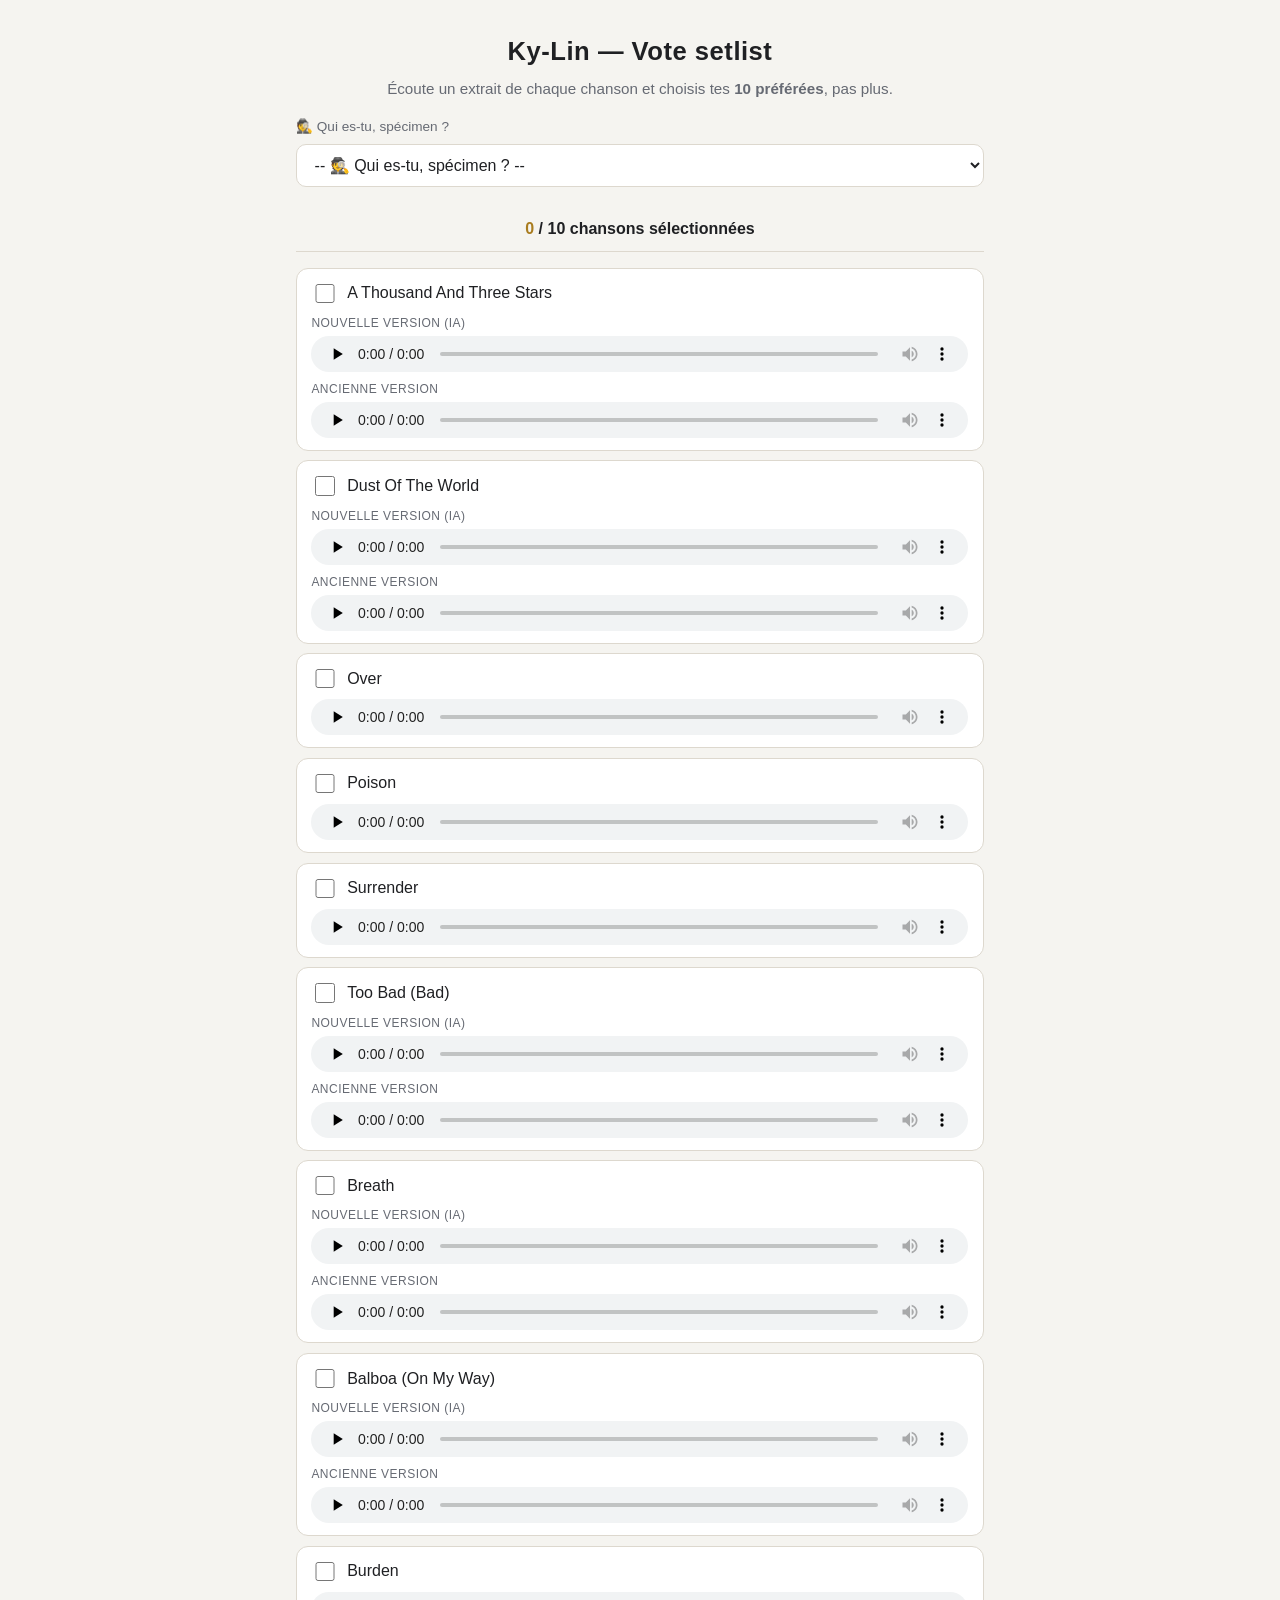
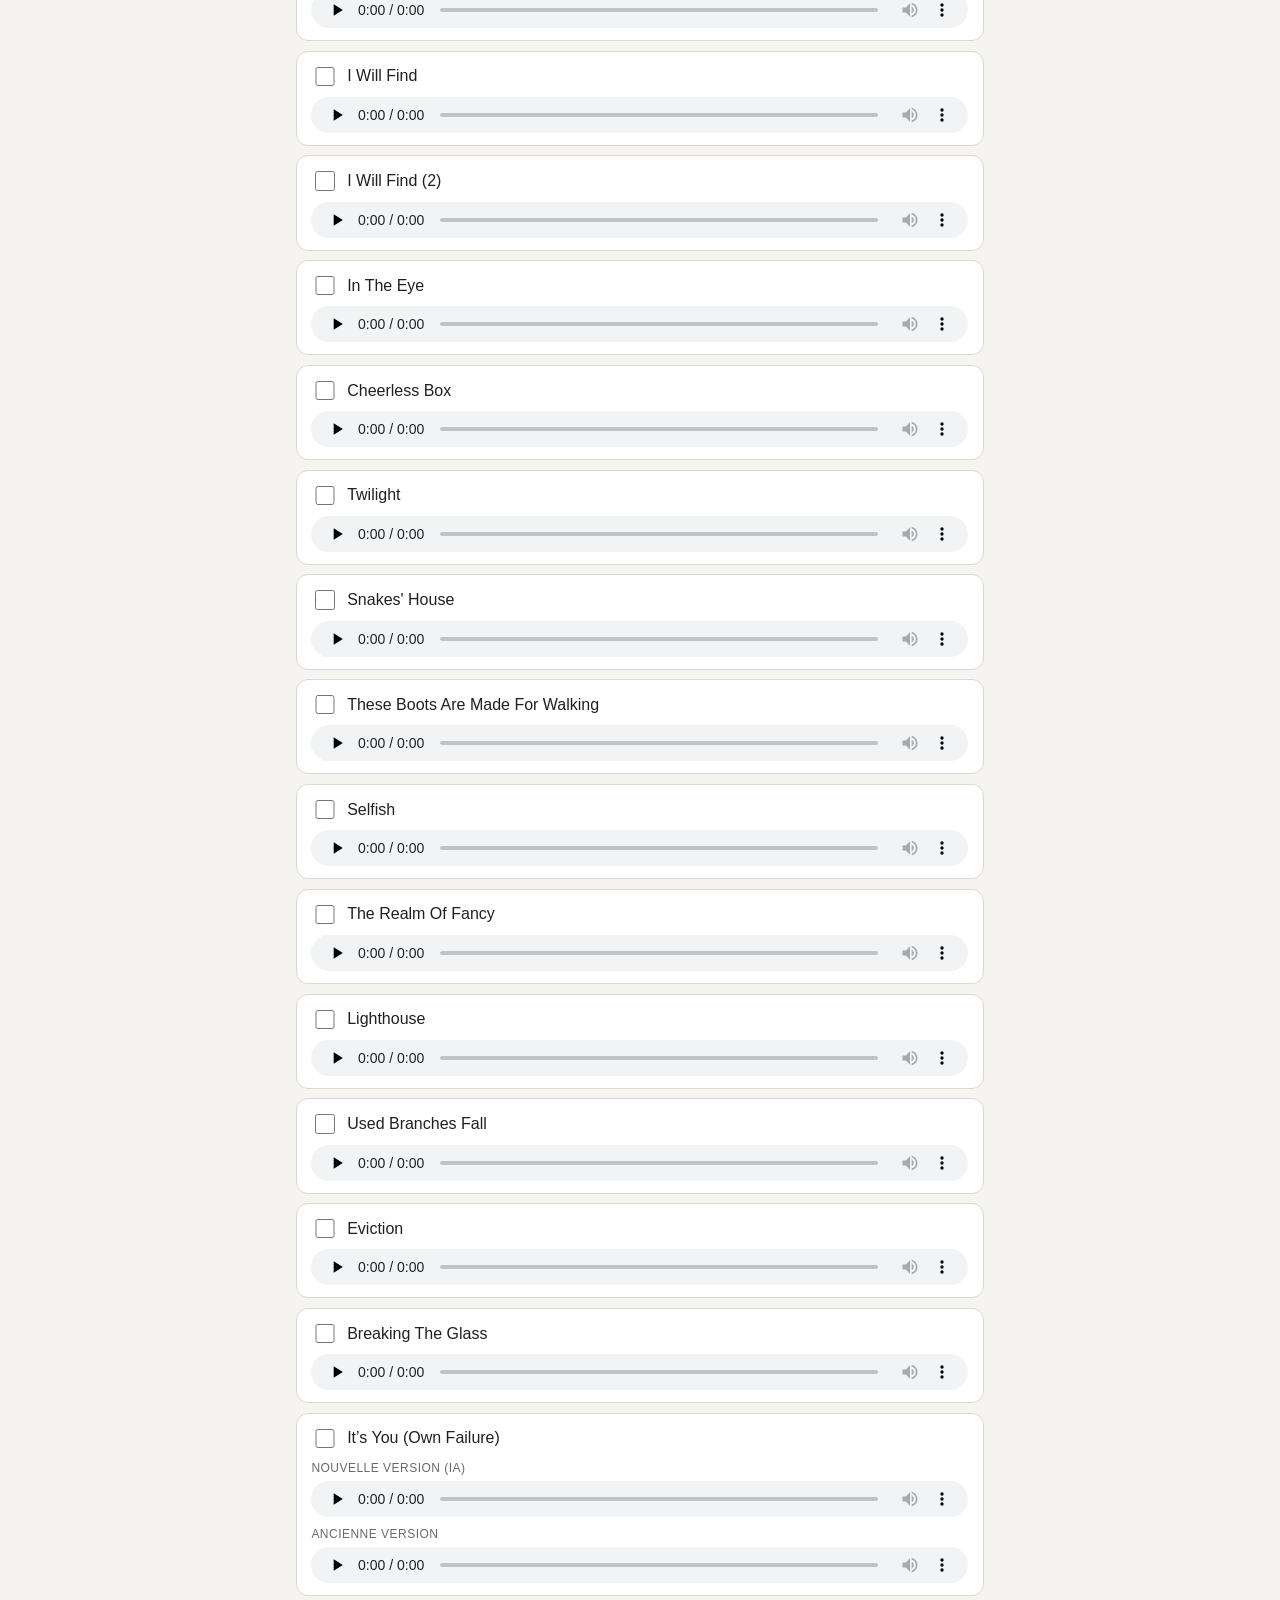
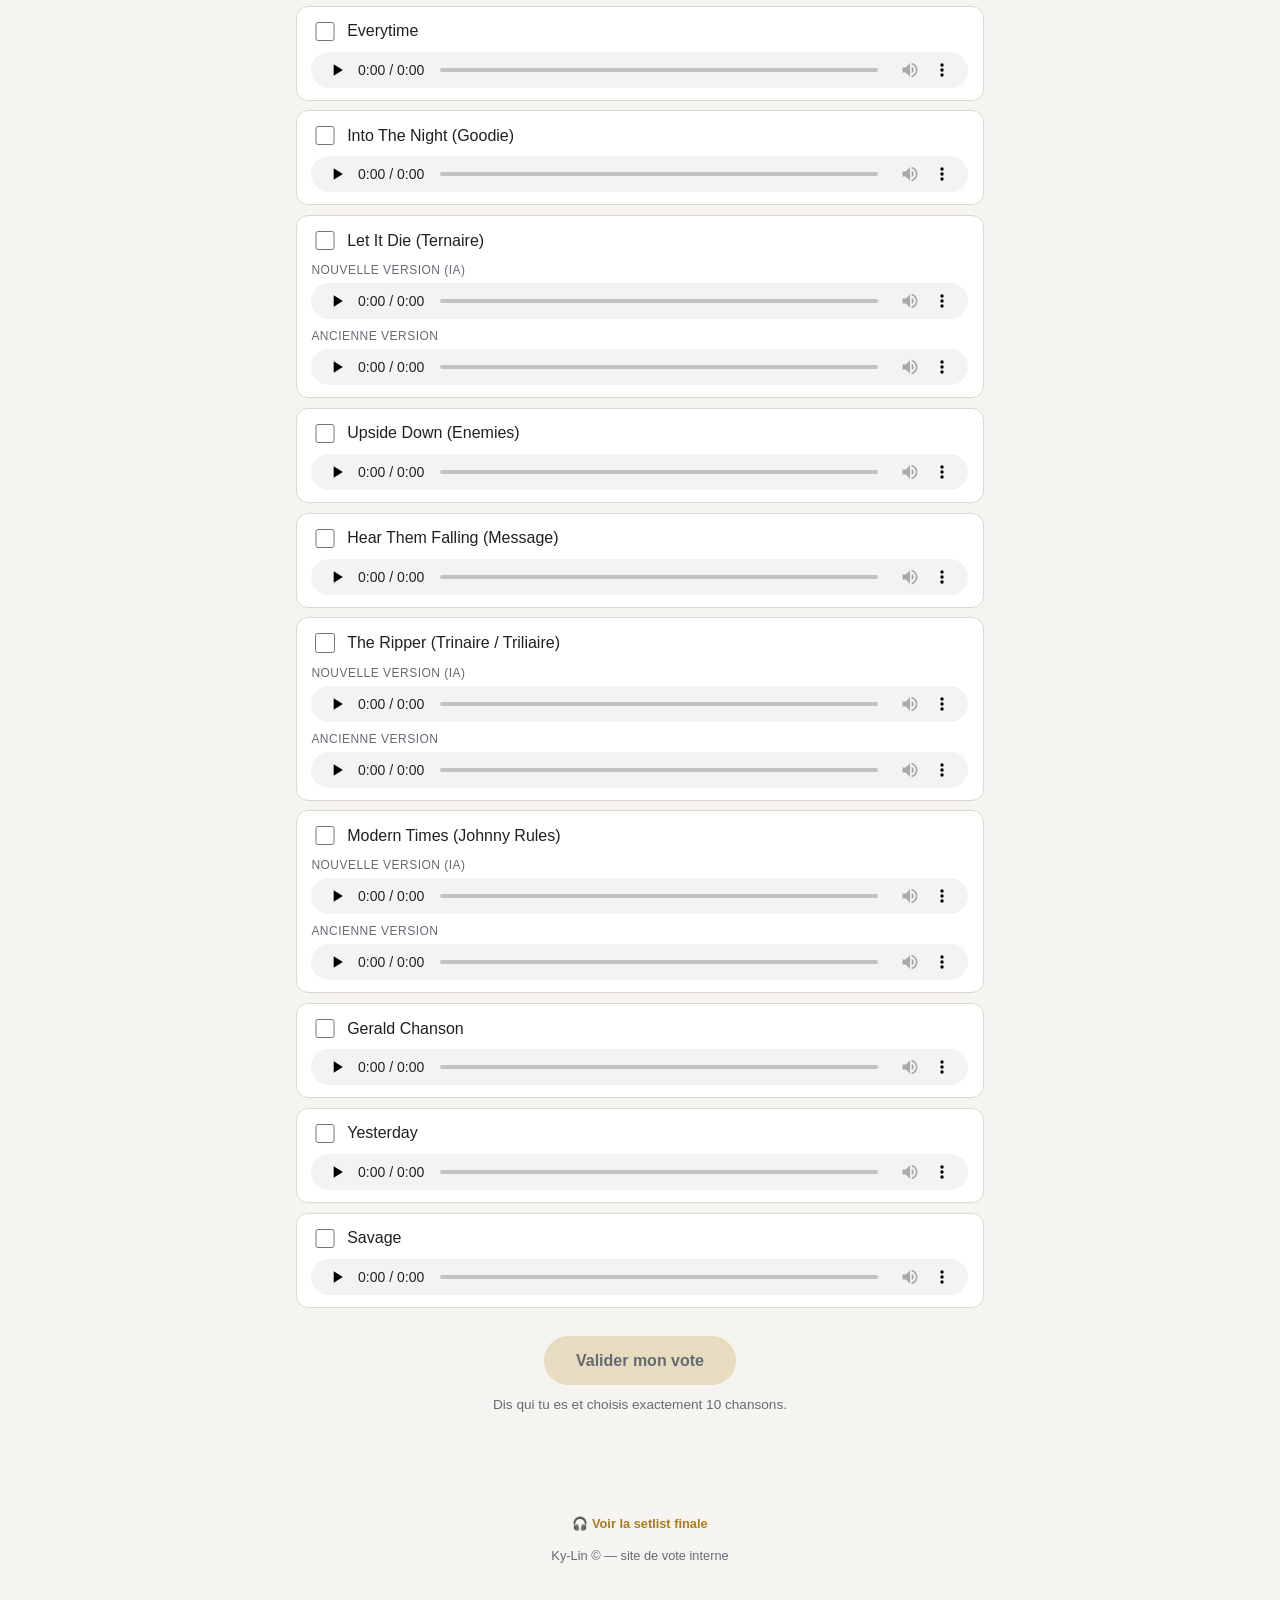
<file: index.html>
<!DOCTYPE html>
<html lang="fr">
<head>
<meta charset="UTF-8">
<meta name="viewport" content="width=device-width, initial-scale=1.0">
<title>Ky-Lin — Vote setlist</title>
<link rel="stylesheet" href="style.css">
</head>
<body>
  <header class="page-header">
    <h1>Ky-Lin — Vote setlist</h1>
    <p class="subtitle">Écoute un extrait de chaque chanson et choisis tes <strong>10 préférées</strong>, pas plus.</p>
  </header>

  <main>
    <section class="name-section">
      <label for="prenom">🕵️ Qui es-tu, spécimen ?</label>
      <select id="prenom">
        <option value="">-- 🕵️ Qui es-tu, spécimen ? --</option>
        <option value="Nicolas">Nicolas</option>
        <option value="Dany">Dany</option>
        <option value="João">João</option>
        <option value="David">David</option>
        <option value="Gérald">Gérald</option>
      </select>
    </section>

    <section class="counter-section" aria-live="polite">
      <span id="counter">0</span> / 10 chansons sélectionnées
    </section>

    <section id="leaderboard" class="leaderboard hidden">
      <h2>Classement actuel</h2>
      <p id="results-status" class="results-status"></p>
      <ol id="leaderboard-list"></ol>
    </section>

    <ul id="song-list" class="song-list"></ul>

    <section class="validate-section">
      <button id="validate-btn" disabled>Valider mon vote</button>
      <p id="validate-hint" class="hint">Dis qui tu es et choisis exactement 10 chansons.</p>
    </section>

    <section id="confirmation" class="confirmation hidden">
      <h2>Merci <span id="confirm-name"></span> !</h2>

      <div id="confirm-success" class="hidden">
        <p>🎉 Ton vote est enregistré, le classement va se mettre à jour tout seul.</p>
      </div>

      <div id="confirm-fallback" class="hidden">
        <p>Le vote n'a pas pu être enregistré automatiquement pour l'instant.</p>
        <p><strong>Envoie-le comme ça, pour qu'on l'ajoute à la main :</strong></p>
        <a id="wa-link" class="wa-button" href="#" target="_blank" rel="noopener">Envoyer sur WhatsApp</a>
        <a id="email-link" class="email-button" href="#">Envoyer par e-mail</a>
        <button id="copy-message-btn" type="button">Copier le message</button>
        <p id="copy-status" class="hint"></p>
      </div>

      <button id="reset-btn">Faire voter quelqu'un d'autre</button>
    </section>
  </main>

  <footer class="page-footer">
    <p><a href="playlist.html">🎧 Voir la setlist finale</a></p>
    <p>Ky-Lin © — site de vote interne</p>
  </footer>

  <script src="songs.js"></script>
  <script src="sheet-config.js"></script>
  <script src="app.js"></script>
  <script src="results.js"></script>
</body>
</html>
</file>
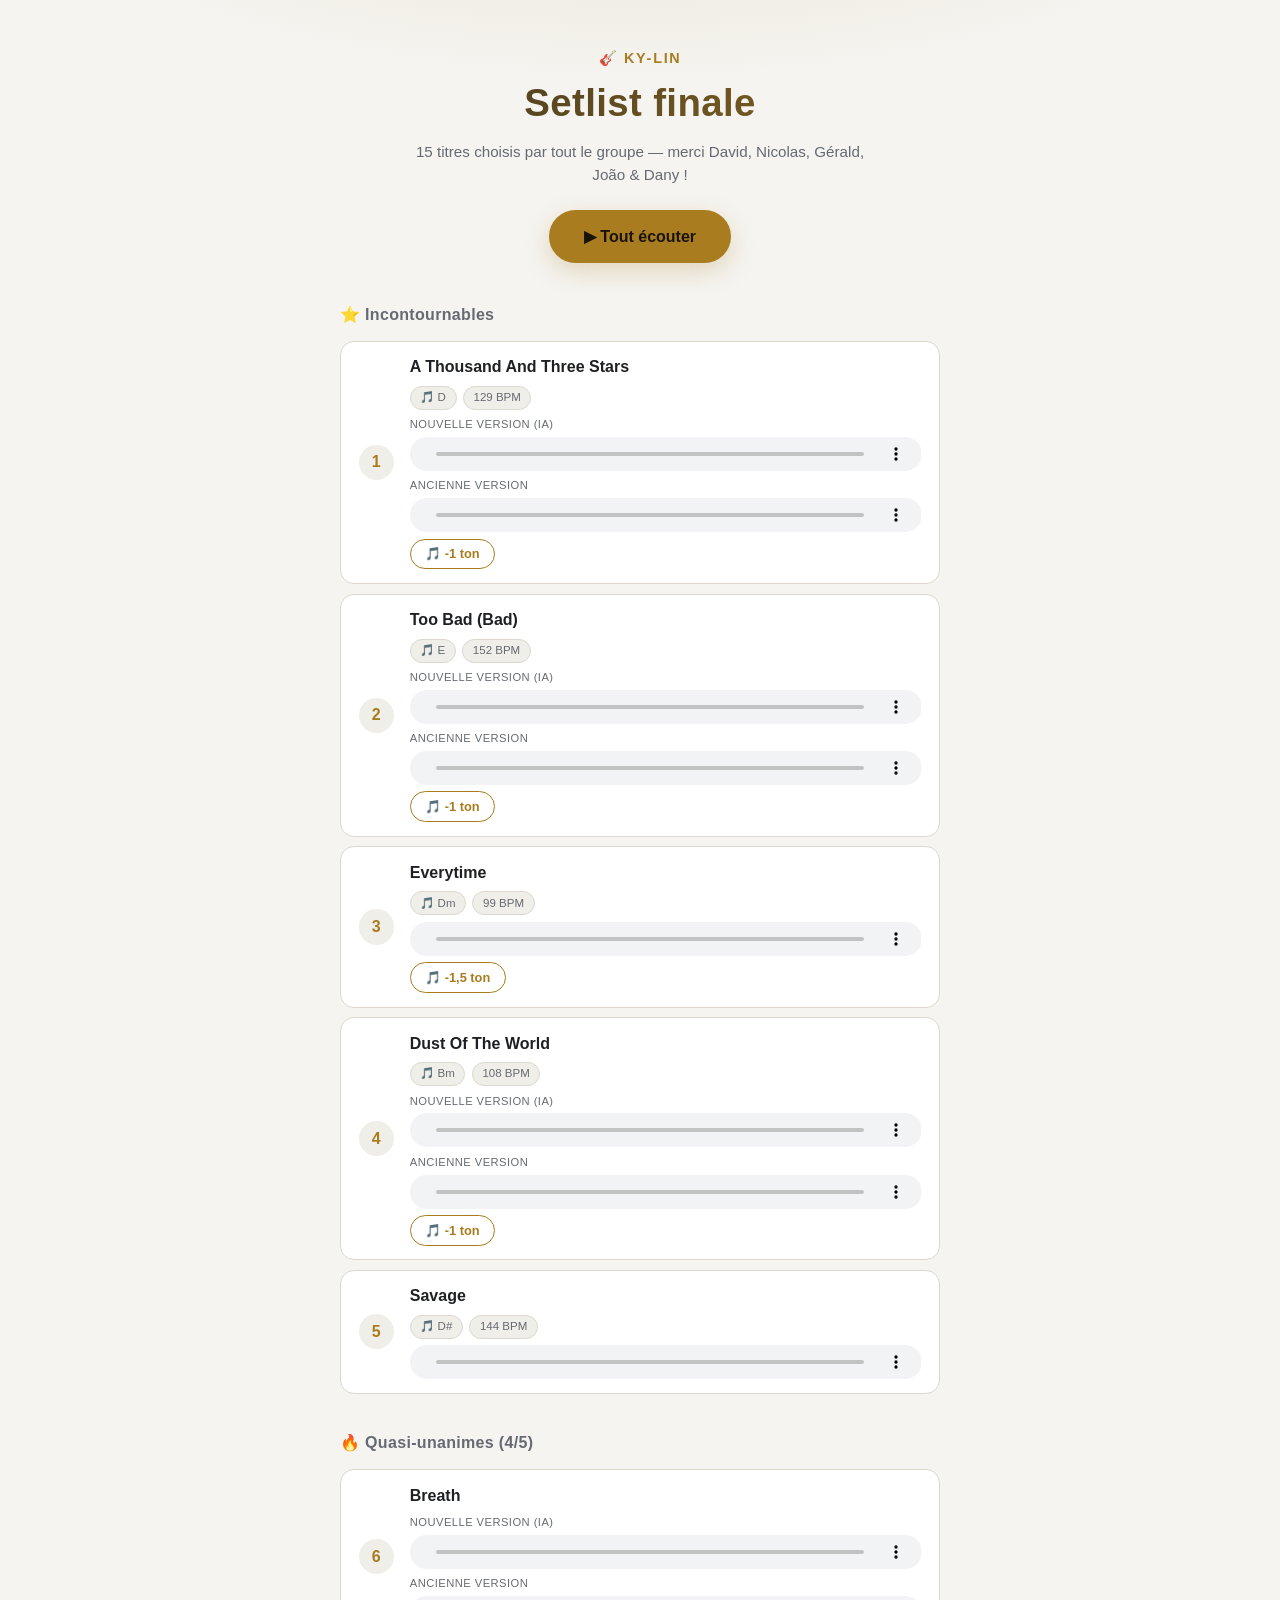
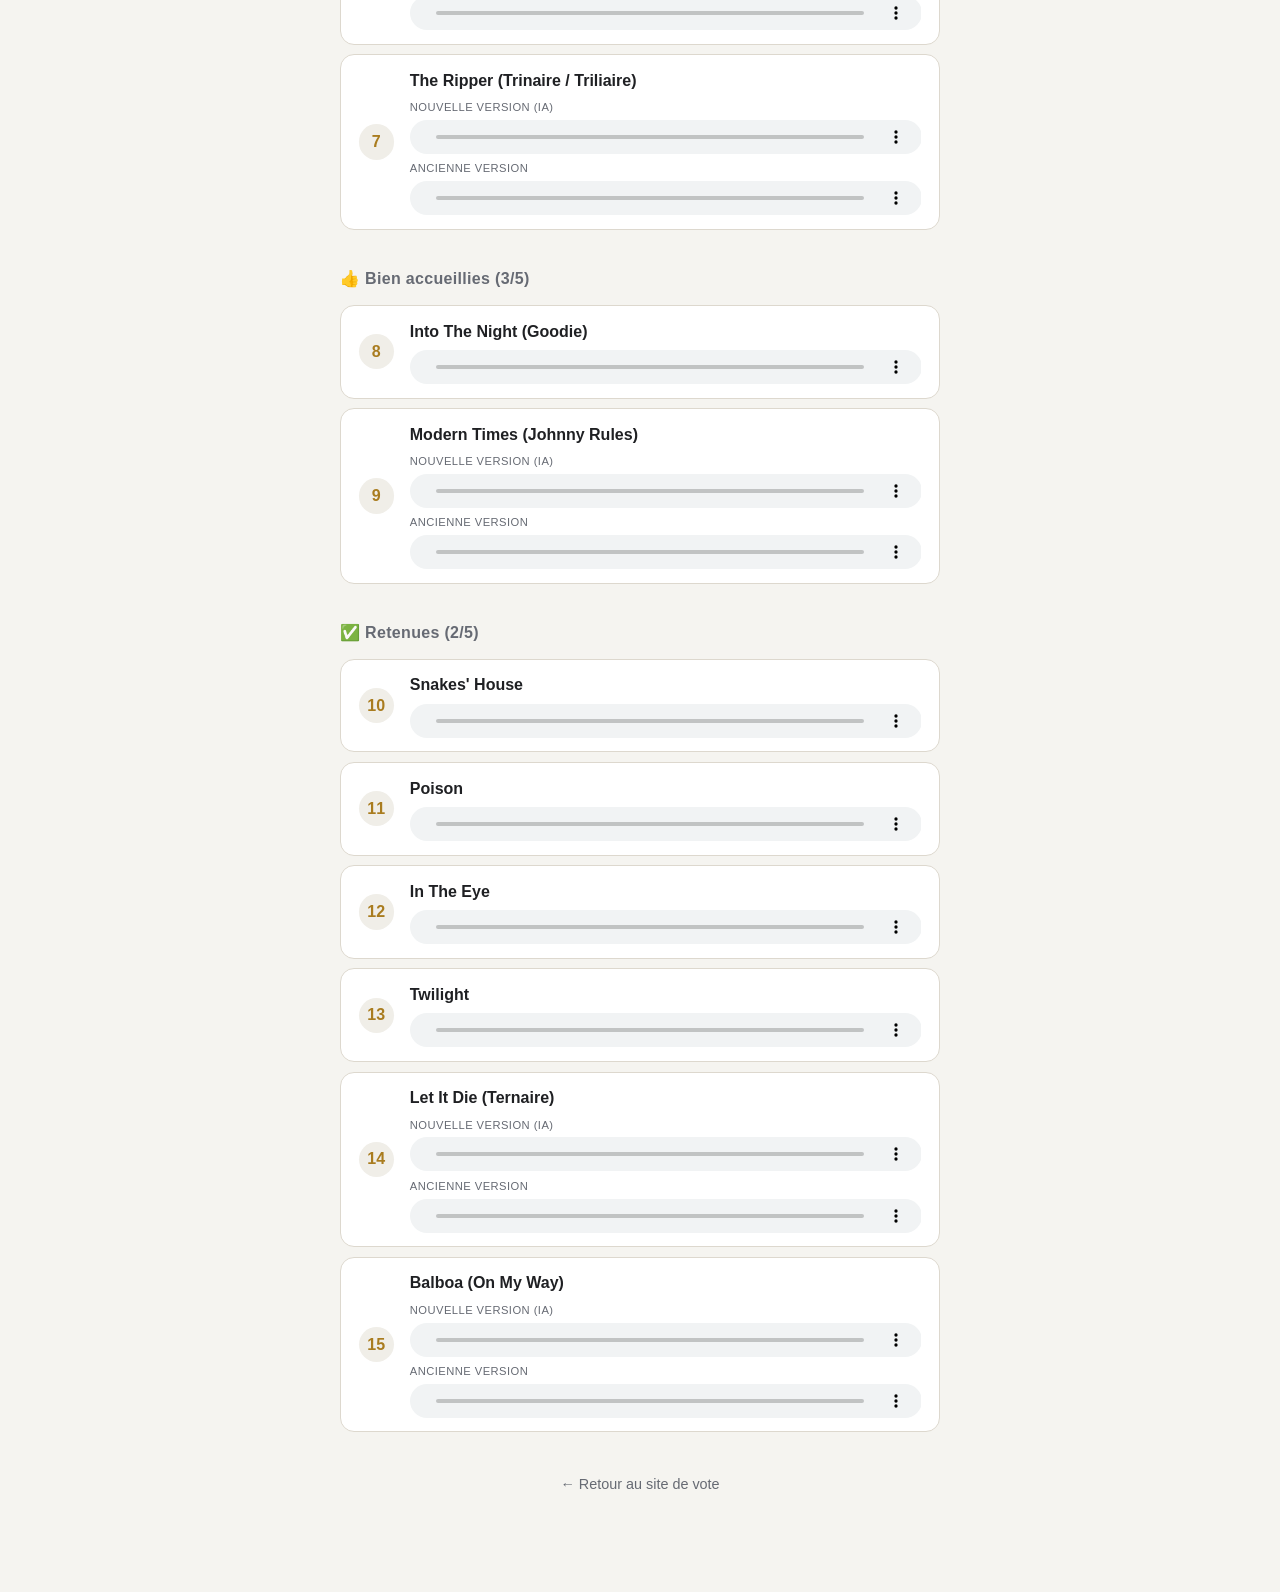
<file: playlist.html>
<!DOCTYPE html>
<html lang="fr">
<head>
<meta charset="UTF-8">
<meta name="viewport" content="width=device-width, initial-scale=1.0">
<title>Ky-Lin — Setlist finale</title>
<link rel="stylesheet" href="playlist.css">
</head>
<body>
  <header class="pl-header">
    <p class="pl-kicker">🎸 Ky-Lin</p>
    <h1>Setlist finale</h1>
    <p class="pl-subtitle">15 titres choisis par tout le groupe — merci David, Nicolas, Gérald, João &amp; Dany !</p>
    <button id="play-all-btn" class="pl-play-all">▶ Tout écouter</button>
  </header>

  <main id="track-list" class="pl-track-list"></main>

  <div id="now-playing-bar" class="pl-now-playing hidden">
    <span class="pl-now-playing-label">En cours :</span>
    <span id="now-playing-title"></span>
    <button id="stop-btn" class="pl-stop-btn" type="button">■ Stop</button>
  </div>

  <footer class="pl-footer">
    <a href="index.html">← Retour au site de vote</a>
  </footer>

  <script src="playlist-data.js"></script>
  <script src="playlist.js"></script>
</body>
</html>
</file>
<file: style.css>
:root {
  --bg: #0f1115;
  --surface: #1a1d24;
  --surface-alt: #23262f;
  --border: #313543;
  --text: #eef0f4;
  --text-dim: #9aa0ae;
  --accent: #e0b34d;
  --accent-dim: #7a6432;
  --danger: #d96c6c;
  font-family: -apple-system, BlinkMacSystemFont, "Segoe UI", Roboto, Helvetica, Arial, sans-serif;
}

@media (prefers-color-scheme: light) {
  :root {
    --bg: #f5f4f0;
    --surface: #ffffff;
    --surface-alt: #f0eee8;
    --border: #ddd8ce;
    --text: #1f2023;
    --text-dim: #666a73;
    --accent: #a97c1f;
    --accent-dim: #e8dcc0;
  }
}

* { box-sizing: border-box; }

body {
  margin: 0;
  background: var(--bg);
  color: var(--text);
  line-height: 1.5;
}

.page-header {
  padding: 2rem 1.25rem 1rem;
  text-align: center;
}

.page-header h1 {
  margin: 0 0 0.5rem;
  font-size: 1.6rem;
  letter-spacing: 0.02em;
}

.subtitle {
  color: var(--text-dim);
  margin: 0;
  font-size: 0.95rem;
}

main {
  max-width: 720px;
  margin: 0 auto;
  padding: 0 1rem 3rem;
}

.name-section {
  display: flex;
  flex-direction: column;
  gap: 0.4rem;
  margin-bottom: 1.25rem;
}

.name-section label {
  font-size: 0.85rem;
  color: var(--text-dim);
}

.name-section select {
  padding: 0.7rem 0.85rem;
  border-radius: 10px;
  border: 1px solid var(--border);
  background: var(--surface);
  color: var(--text);
  font-size: 1rem;
}

.counter-section {
  position: sticky;
  top: 0;
  z-index: 5;
  background: var(--bg);
  padding: 0.6rem 0;
  text-align: center;
  font-weight: 600;
  border-bottom: 1px solid var(--border);
  margin-bottom: 1rem;
}

#counter { color: var(--accent); }

.results-status {
  font-size: 0.8rem;
  color: var(--text-dim);
  text-align: center;
  margin: 0 0 0.75rem;
}

.leaderboard {
  background: var(--surface);
  border: 1px solid var(--border);
  border-radius: 14px;
  padding: 1rem 1.25rem 1.25rem;
  margin-bottom: 1.5rem;
}

.leaderboard h2 {
  margin: 0 0 0.75rem;
  font-size: 1.05rem;
  text-align: center;
}

#leaderboard-list {
  margin: 0;
  padding: 0 0 0 1.4rem;
  display: flex;
  flex-direction: column;
  gap: 0.5rem;
}

#leaderboard-list li {
  display: flex;
  align-items: center;
  justify-content: space-between;
  flex-wrap: wrap;
  gap: 0.5rem;
  padding: 0.3rem 0;
  border-bottom: 1px solid var(--border);
}

#leaderboard-list li:last-child {
  border-bottom: none;
}

#leaderboard-list li.leaderboard-top {
  background: color-mix(in srgb, var(--accent) 12%, transparent);
  border-radius: 8px;
  padding: 0.3rem 0.5rem;
  margin: 0 -0.5rem;
}

.leaderboard-rank {
  font-weight: 700;
  color: var(--accent);
  min-width: 1.5rem;
}

.leaderboard-divider {
  list-style: none;
  text-align: center;
  color: var(--text-dim);
  font-size: 0.8rem;
  font-style: italic;
  padding: 0.4rem 0 !important;
  border-bottom: none !important;
}

.leaderboard-title {
  font-weight: 600;
  flex: 1;
}

.vote-badges {
  display: flex;
  align-items: center;
  flex-wrap: wrap;
  gap: 0.35rem;
}

.vote-badges:empty {
  display: none;
}

.vote-count {
  font-size: 0.75rem;
  color: var(--text-dim);
  margin-right: 0.15rem;
}

.vote-badge {
  display: inline-flex;
  align-items: center;
  justify-content: center;
  padding: 0 0.5rem;
  height: 1.8rem;
  border-radius: 999px;
  color: #fff;
  font-size: 0.7rem;
  font-weight: 700;
  letter-spacing: 0.02em;
  cursor: default;
  white-space: nowrap;
}

.song-list {
  list-style: none;
  margin: 0;
  padding: 0;
  display: flex;
  flex-direction: column;
  gap: 0.6rem;
}

.song-row {
  background: var(--surface);
  border: 1px solid var(--border);
  border-radius: 12px;
  padding: 0.75rem 0.9rem;
  display: flex;
  flex-direction: column;
  gap: 0.5rem;
}

.song-label {
  display: flex;
  align-items: center;
  gap: 0.6rem;
  cursor: pointer;
}

.song-label input[type="checkbox"] {
  width: 1.2rem;
  height: 1.2rem;
  accent-color: var(--accent);
  flex-shrink: 0;
}

.song-label input[type="checkbox"]:disabled {
  opacity: 0.35;
  cursor: not-allowed;
}

.song-title {
  font-size: 1rem;
}

.audio-wrapper {
  display: flex;
  flex-direction: column;
  gap: 0.25rem;
}

.audio-label {
  font-size: 0.75rem;
  color: var(--text-dim);
  text-transform: uppercase;
  letter-spacing: 0.04em;
}

.song-row audio {
  width: 100%;
  height: 36px;
}

.no-audio-notice {
  margin: 0;
  font-size: 0.85rem;
  font-style: italic;
  color: var(--text-dim);
}

.validate-section {
  margin-top: 1.75rem;
  text-align: center;
}

button {
  font: inherit;
  border: none;
  border-radius: 999px;
  padding: 0.8rem 2rem;
  background: var(--accent);
  color: #1a1408;
  font-weight: 700;
  cursor: pointer;
  transition: opacity 0.15s ease, transform 0.1s ease;
}

button:hover:not(:disabled) { transform: translateY(-1px); }

button:disabled {
  background: var(--accent-dim);
  color: var(--text-dim);
  cursor: not-allowed;
}

.hint {
  margin-top: 0.6rem;
  font-size: 0.85rem;
  color: var(--text-dim);
}

.confirmation {
  text-align: center;
  padding: 2rem 1rem;
  background: var(--surface);
  border: 1px solid var(--border);
  border-radius: 14px;
}

.confirmation h2 { margin-top: 0; }

.confirmation button,
.confirmation .wa-button,
.confirmation .email-button {
  margin-top: 1rem;
}

.wa-button,
.email-button {
  display: inline-block;
  text-decoration: none;
  border-radius: 999px;
  padding: 0.8rem 2rem;
  font-weight: 700;
  transition: transform 0.1s ease;
}

.wa-button {
  background: #25d366;
  color: #06210f;
}

.email-button {
  margin-left: 0.6rem;
  background: var(--surface-alt);
  color: var(--text);
  border: 1px solid var(--border);
}

.wa-button:hover,
.email-button:hover {
  transform: translateY(-1px);
}

#copy-message-btn {
  margin-left: 0.6rem;
  background: var(--surface-alt);
  color: var(--text);
  border: 1px solid var(--border);
}

.hidden { display: none !important; }

.page-footer {
  text-align: center;
  color: var(--text-dim);
  font-size: 0.8rem;
  padding: 1.5rem 0 2.5rem;
}

.page-footer a {
  color: var(--accent);
  text-decoration: none;
  font-weight: 600;
}

.page-footer a:hover { text-decoration: underline; }
</file>
<file: playlist.css>
:root {
  --bg: #0f1115;
  --surface: #1a1d24;
  --surface-alt: #23262f;
  --border: #313543;
  --text: #eef0f4;
  --text-dim: #9aa0ae;
  --accent: #e0b34d;
  --accent-glow: rgba(224, 179, 77, 0.35);
  font-family: -apple-system, BlinkMacSystemFont, "Segoe UI", Roboto, Helvetica, Arial, sans-serif;
}

@media (prefers-color-scheme: light) {
  :root {
    --bg: #f5f4f0;
    --surface: #ffffff;
    --surface-alt: #f0eee8;
    --border: #ddd8ce;
    --text: #1f2023;
    --text-dim: #666a73;
    --accent: #a97c1f;
    --accent-glow: rgba(169, 124, 31, 0.25);
  }
}

* { box-sizing: border-box; }

body {
  margin: 0;
  background:
    radial-gradient(ellipse 800px 400px at 50% -10%, var(--accent-glow), transparent),
    var(--bg);
  color: var(--text);
  line-height: 1.5;
  padding-bottom: 5rem;
}

.pl-header {
  text-align: center;
  padding: 3rem 1.25rem 2rem;
}

.pl-kicker {
  margin: 0 0 0.25rem;
  font-size: 0.9rem;
  letter-spacing: 0.12em;
  text-transform: uppercase;
  color: var(--accent);
  font-weight: 700;
}

.pl-header h1 {
  margin: 0 0 0.6rem;
  font-size: 2.4rem;
  letter-spacing: 0.01em;
  background: linear-gradient(135deg, var(--text), var(--accent));
  -webkit-background-clip: text;
  background-clip: text;
  color: transparent;
}

.pl-subtitle {
  margin: 0 auto 1.5rem;
  max-width: 480px;
  color: var(--text-dim);
  font-size: 0.95rem;
}

.pl-play-all {
  font: inherit;
  font-weight: 700;
  border: none;
  border-radius: 999px;
  padding: 0.9rem 2.2rem;
  background: var(--accent);
  color: #1a1408;
  cursor: pointer;
  box-shadow: 0 8px 24px var(--accent-glow);
  transition: transform 0.15s ease;
}

.pl-play-all:hover:not(:disabled) { transform: translateY(-2px) scale(1.02); }
.pl-play-all:disabled { opacity: 0.75; cursor: default; }

main.pl-track-list {
  max-width: 640px;
  margin: 0 auto;
  padding: 0 1.25rem;
  display: flex;
  flex-direction: column;
  gap: 0.6rem;
}

.pl-tier-heading {
  margin: 1.75rem 0 0.25rem;
  font-size: 1rem;
  color: var(--text-dim);
  letter-spacing: 0.02em;
}

.pl-tier-heading:first-child { margin-top: 0.5rem; }

.pl-track {
  display: flex;
  align-items: center;
  gap: 1rem;
  background: var(--surface);
  border: 1px solid var(--border);
  border-radius: 14px;
  padding: 0.85rem 1.1rem;
  transition: border-color 0.2s ease, box-shadow 0.2s ease, transform 0.15s ease;
}

.pl-track-active {
  border-color: var(--accent);
  box-shadow: 0 0 0 3px var(--accent-glow);
  transform: scale(1.01);
}

.pl-track-number {
  flex-shrink: 0;
  width: 2.2rem;
  height: 2.2rem;
  border-radius: 50%;
  background: var(--surface-alt);
  color: var(--accent);
  font-weight: 700;
  display: flex;
  align-items: center;
  justify-content: center;
}

.pl-track-active .pl-track-number {
  background: var(--accent);
  color: #1a1408;
  animation: pl-pulse 1.4s ease-in-out infinite;
}

@keyframes pl-pulse {
  0%, 100% { box-shadow: 0 0 0 0 var(--accent-glow); }
  50% { box-shadow: 0 0 0 6px var(--accent-glow); }
}

.pl-track-info {
  flex: 1;
  min-width: 0;
  display: flex;
  flex-direction: column;
  gap: 0.4rem;
}

.pl-track-title {
  margin: 0;
  font-weight: 600;
  font-size: 1rem;
}

.pl-audio-wrapper {
  display: flex;
  flex-direction: column;
  gap: 0.25rem;
}

.pl-audio-label {
  font-size: 0.7rem;
  color: var(--text-dim);
  text-transform: uppercase;
  letter-spacing: 0.04em;
}

.pl-track-info audio {
  width: 100%;
  height: 34px;
}

.pl-now-playing {
  position: fixed;
  bottom: 0;
  left: 0;
  right: 0;
  z-index: 20;
  display: flex;
  align-items: center;
  justify-content: center;
  gap: 0.75rem;
  flex-wrap: wrap;
  padding: 0.9rem 1.25rem;
  background: var(--surface);
  border-top: 1px solid var(--border);
  box-shadow: 0 -6px 24px rgba(0, 0, 0, 0.15);
}

.pl-now-playing-label {
  color: var(--text-dim);
  font-size: 0.85rem;
}

#now-playing-title {
  font-weight: 700;
}

.pl-stop-btn {
  font: inherit;
  border: 1px solid var(--border);
  border-radius: 999px;
  padding: 0.35rem 1rem;
  background: var(--surface-alt);
  color: var(--text);
  cursor: pointer;
}

.pl-footer {
  text-align: center;
  padding: 2.5rem 0 1rem;
}

.pl-footer a {
  color: var(--text-dim);
  text-decoration: none;
  font-size: 0.9rem;
}

.pl-footer a:hover { color: var(--accent); }

.hidden { display: none !important; }

/* BPM + Tonalité */
.pl-track-meta {
  display: flex;
  gap: 0.4rem;
  flex-wrap: wrap;
}

.pl-meta-badge {
  font-size: 0.72rem;
  color: var(--text-dim);
  background: var(--surface-alt);
  border: 1px solid var(--border);
  border-radius: 999px;
  padding: 0.15rem 0.6rem;
}


/* Bouton pitch shift */
.pl-pitch-btn {
  align-self: flex-start;
  font: inherit;
  font-size: 0.8rem;
  font-weight: 600;
  border: 1px solid var(--accent);
  border-radius: 999px;
  padding: 0.3rem 0.9rem;
  background: transparent;
  color: var(--accent);
  cursor: pointer;
  transition: background 0.15s, color 0.15s;
}

.pl-pitch-btn:hover:not(:disabled) {
  background: var(--accent);
  color: #1a1408;
}

.pl-pitch-btn:disabled {
  opacity: 0.5;
  cursor: default;
}
</file>
